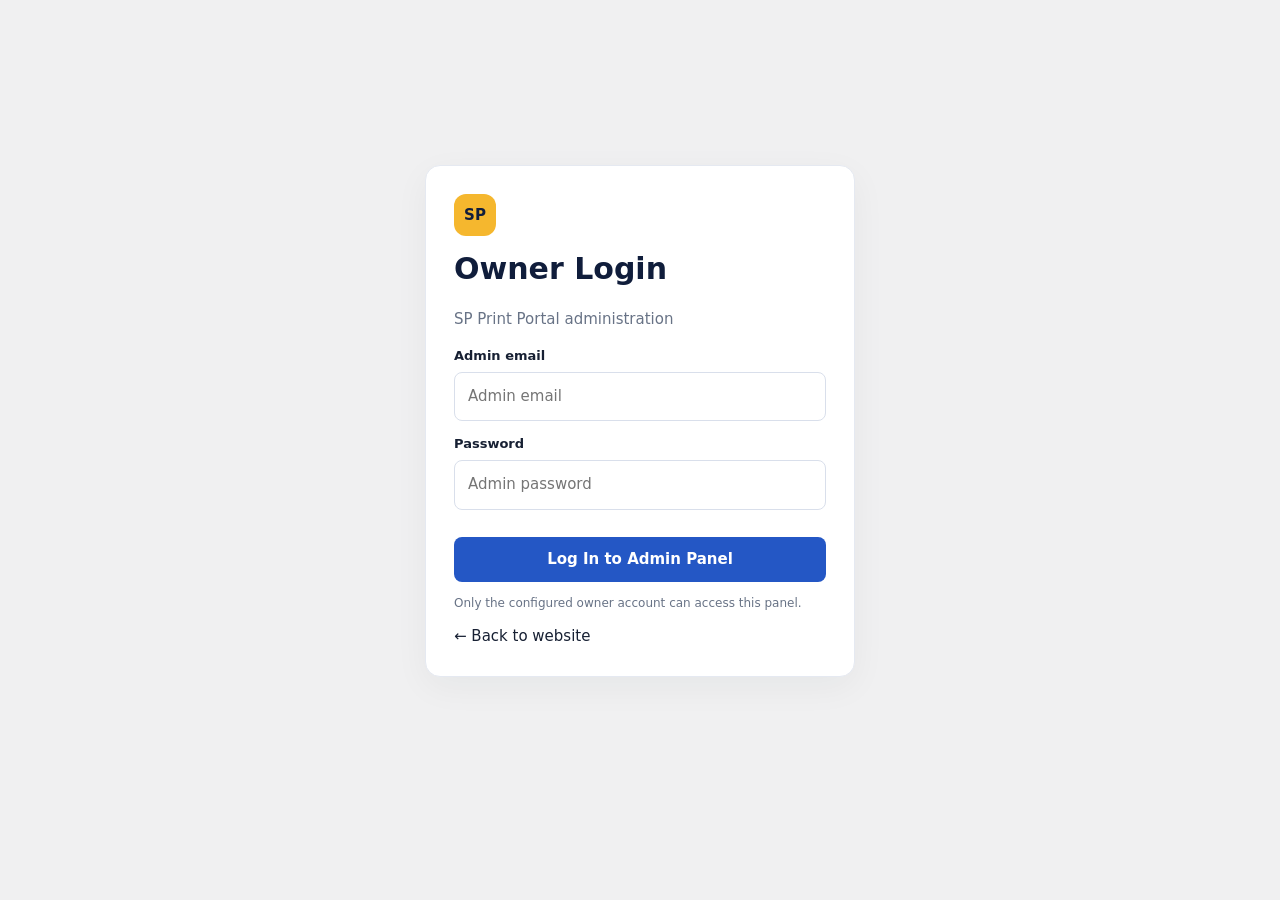
<file: admin.html>
<!doctype html><html lang="en"><head><meta charset="utf-8"><meta name="viewport" content="width=device-width,initial-scale=1"><title>SP Print Portal — Owner Dashboard</title><link rel="stylesheet" href="portal.css"></head><body class="wp"><div id="loginView" class="login-wrap"><form id="adminLogin" class="login-card"><div class="brand-mark">SP</div><h1>Owner Login</h1><p class="muted">SP Print Portal administration</p><label>Admin email</label><input id="email" type="email" required autocomplete="username" placeholder="Admin email"><label>Password</label><input id="password" type="password" required autocomplete="current-password" placeholder="Admin password"><div id="loginError" class="error"></div><button class="primary full">Log In to Admin Panel</button><p class="muted" style="font-size:12px">Only the configured owner account can access this panel.</p><a href="index.html">← Back to website</a></form></div><div id="adminApp" hidden><header class="wpbar"><button id="menuBtn" class="hamb" aria-label="Open menu">☰</button><b>SP Print Portal <small>Owner Dashboard</small></b><div><a href="index.html" target="_blank">Visit Website</a><button id="logout">Log Out</button></div></header><aside class="sidebar" id="sidebar"><div class="side-brand">SP <span>PRINT PORTAL</span></div><button data-view="dashboard" class="active">▦ Dashboard</button><button data-view="orders">▤ Print Requests</button><button data-view="customers">♙ Customers</button><button data-view="pages">▧ Website Pages</button><button data-view="services">✚ Services</button><button data-view="media">▣ Media Library</button><button data-view="settings">⚙ Settings</button></aside><main class="admin-main" id="adminMain"></main></div><script src="portal.js"></script></body></html>
</file>
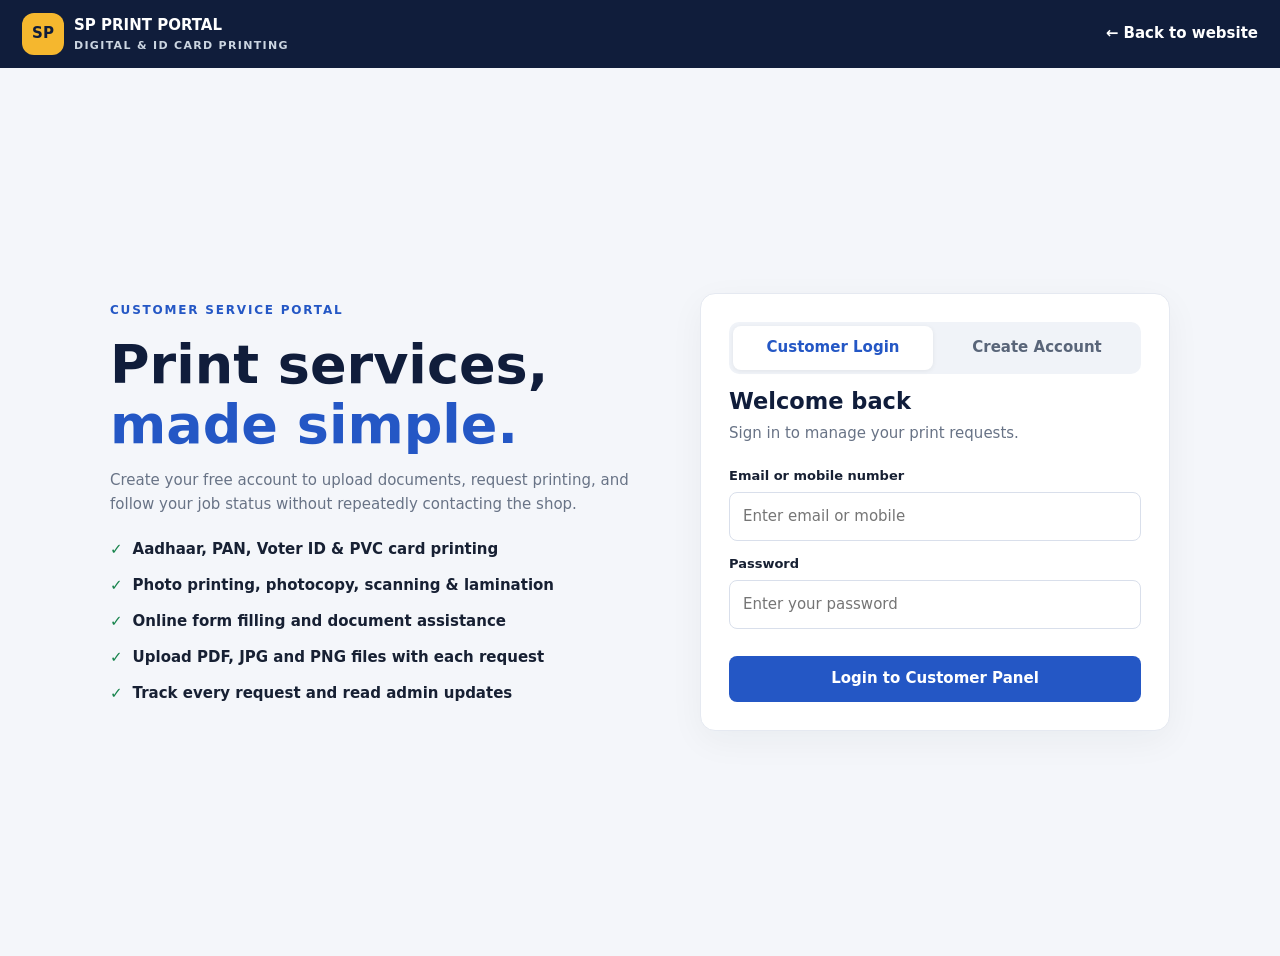
<file: customer.html>
<!doctype html><html lang="en"><head><meta charset="utf-8"><meta name="viewport" content="width=device-width,initial-scale=1"><title>Customer Login — SP Print Portal</title><link rel="stylesheet" href="portal.css"></head><body><header class="auth-header"><a class="brand" href="index.html"><span class="brand-mark">SP</span><span>SP PRINT PORTAL<small>DIGITAL & ID CARD PRINTING</small></span></a><a href="index.html">← Back to website</a></header><main class="auth-shell" id="authShell"><section class="auth-intro"><span class="eyebrow">CUSTOMER SERVICE PORTAL</span><h1>Print services, <em>made simple.</em></h1><p>Create your free account to upload documents, request printing, and follow your job status without repeatedly contacting the shop.</p><ul><li>Aadhaar, PAN, Voter ID & PVC card printing</li><li>Photo printing, photocopy, scanning & lamination</li><li>Online form filling and document assistance</li><li>Upload PDF, JPG and PNG files with each request</li><li>Track every request and read admin updates</li></ul></section><section class="auth-card"><div class="tabs"><button class="tab active" data-tab="login">Customer Login</button><button class="tab" data-tab="register">Create Account</button></div><form id="customerLogin"><h2>Welcome back</h2><p>Sign in to manage your print requests.</p><label>Email or mobile number</label><input id="loginIdentity" required autocomplete="username" placeholder="Enter email or mobile"><label>Password</label><input id="loginPassword" type="password" required autocomplete="current-password" placeholder="Enter your password"><div id="authError" class="error"></div><button class="primary full">Login to Customer Panel</button></form><form id="customerRegister" hidden><h2>Create customer account</h2><p>Registration is open to all customers.</p><label>Full name</label><input name="name" required placeholder="Your full name"><label>Mobile number</label><input name="phone" required inputmode="tel" placeholder="10-digit mobile number"><label>Email address</label><input name="email" type="email" required placeholder="you@example.com"><label>Address</label><textarea name="address" rows="2" placeholder="Village, town, district"></textarea><label>Create password</label><input name="password" type="password" minlength="6" required placeholder="At least 6 characters"><div id="registerError" class="error"></div><button class="primary full">Register & Open Customer Panel</button></form></section></main><section id="customerDashboard" class="dashboard-wrap" hidden></section><script src="portal.js"></script></body></html>
</file>
<file: portal.css>
:root{--navy:#101d3b;--blue:#2457c5;--gold:#f5b72e;--bg:#f4f6fa;--line:#e5e9f1;--muted:#687386;--green:#16834b}*{box-sizing:border-box}body{margin:0;font:15px/1.55 Inter,system-ui,Arial,sans-serif;color:#172033;background:var(--bg)}a{color:inherit;text-decoration:none}button,input,select,textarea{font:inherit}button{cursor:pointer}.auth-header,.wpbar{background:var(--navy);color:#fff;display:flex;align-items:center;justify-content:space-between;padding:13px 22px;gap:16px}.brand{display:flex;align-items:center;gap:10px;font-weight:800}.brand-mark{display:grid;place-items:center;width:42px;height:42px;border-radius:12px;background:var(--gold);color:var(--navy);font-weight:900}.brand small{display:block;color:#cbd5e1;font-size:11px;letter-spacing:.12em}.auth-header>a:last-child{font-weight:700;color:#fff}.auth-shell{max-width:1100px;margin:44px auto;padding:0 20px;display:grid;grid-template-columns:1fr 470px;gap:50px;align-items:center;min-height:calc(100vh - 100px)}.auth-intro .eyebrow{color:var(--blue);font-size:12px;font-weight:800;letter-spacing:.15em}.auth-intro h1{font-size:clamp(34px,5vw,54px);line-height:1.1;color:var(--navy);margin:14px 0}.auth-intro h1 em{color:var(--blue);font-style:normal}.auth-intro p{color:var(--muted);max-width:540px}.auth-intro ul{padding:0;list-style:none;line-height:2.4;font-weight:600}.auth-intro li:before{content:'✓';color:var(--green);font-weight:900;margin-right:10px}.auth-card,.login-card,.panel{background:#fff;border:1px solid var(--line);border-radius:15px;padding:28px;box-shadow:0 10px 35px #1720330c}.auth-card h2,.login-card h1{margin:10px 0 4px;color:var(--navy)}.auth-card p{color:var(--muted);margin:0 0 20px}.tabs{display:flex;background:#f0f3f8;border-radius:10px;padding:4px;gap:4px}.tab{border:0;background:transparent;padding:10px;flex:1;border-radius:8px;font-weight:700;color:#596579}.tab.active{background:#fff;color:var(--blue);box-shadow:0 1px 5px #0001}label{display:block;font-size:13px;font-weight:700;margin:13px 0 6px}input,select,textarea{width:100%;padding:12px 13px;border:1px solid #d9dfeb;border-radius:8px;background:#fff;outline:none}input:focus,select:focus,textarea:focus{border-color:var(--blue);box-shadow:0 0 0 3px #2457c51a}textarea{resize:vertical}.primary,.secondary,.danger{border:0;border-radius:8px;padding:11px 15px;font-weight:750;display:inline-flex;align-items:center;justify-content:center;gap:6px}.primary{background:var(--blue);color:#fff}.secondary{background:#edf1f8;color:#26344f}.danger{background:#fff0f0;color:#b42318}.full{width:100%;margin-top:18px}.error{color:#b42318;font-size:13px;margin-top:9px}.muted{color:var(--muted)}.customer-head{background:#fff;border-bottom:1px solid var(--line);padding:12px 22px;display:flex;justify-content:space-between;align-items:center}.customer-head>a:first-child{display:flex;align-items:center;gap:10px}.customer-head small{display:block;color:var(--muted)}.dashboard-wrap{max-width:1180px;margin:30px auto;padding:0 18px}.customer-top{display:flex;justify-content:space-between;align-items:center;gap:12px;margin-bottom:18px}.dash-grid{display:grid;grid-template-columns:repeat(3,1fr);gap:14px;margin:18px 0}.stat{background:#fff;border:1px solid var(--line);border-radius:12px;padding:18px}.stat span{display:block;color:var(--muted);font-size:13px}.stat strong{font-size:27px;color:var(--navy)}.form-grid{display:grid;grid-template-columns:1fr 1fr;gap:0 14px}.form-grid .wide{grid-column:1/-1}.table-wrap{overflow:auto}table{width:100%;border-collapse:collapse;min-width:650px}th,td{text-align:left;padding:12px;border-bottom:1px solid var(--line);font-size:13px}th{background:#f7f8fb;color:#536078}.status{display:inline-block;border-radius:30px;padding:4px 9px;background:#fff4d8;color:#8a5b00;font-size:11px;font-weight:800}.status.completed{background:#e4f6ec;color:#147443}.status.processing{background:#e9f0ff;color:#2457c5}.wp{background:#f0f0f1}.wpbar{height:58px;position:sticky;top:0;z-index:20;padding:0 18px}.wpbar a,.wpbar button{color:#fff;background:none;border:0;font-size:13px}.wpbar small{color:#c7d2e2;font-weight:500}.hamb{font-size:23px!important;display:none}.sidebar{position:fixed;top:58px;bottom:0;left:0;width:235px;background:#1d2327;color:#d5d9dd;padding:16px 10px;overflow:auto;z-index:30}.side-brand{padding:12px 12px 22px;font-size:20px;font-weight:900;color:#fff}.side-brand span{font-size:12px;display:block;color:#a7aaad;letter-spacing:.12em}.sidebar button{display:block;width:100%;text-align:left;background:transparent;border:0;color:#d5d9dd;padding:12px;border-radius:5px;margin:2px 0}.sidebar button:hover,.sidebar button.active{background:#2c3338;color:#72aee6}.admin-main{margin-left:235px;padding:28px;max-width:1500px}.page-head{display:flex;align-items:center;justify-content:space-between;gap:12px;margin-bottom:20px}.page-head h1{margin:0;font-size:26px;color:#1d2327}.stats{display:grid;grid-template-columns:repeat(4,1fr);gap:14px;margin-bottom:20px}.notice{padding:14px;background:#eaf2ff;border-left:4px solid var(--blue);margin-top:18px;border-radius:6px}.media-grid{display:grid;grid-template-columns:repeat(auto-fill,minmax(150px,1fr));gap:14px}.media-card{border:1px solid var(--line);border-radius:9px;padding:9px}.media-card img{width:100%;height:115px;object-fit:cover;border-radius:6px}.media-card small{display:block;overflow-wrap:anywhere;margin:6px}.login-wrap{min-height:calc(100vh - 58px);display:grid;place-items:center;padding:24px}.login-card{width:min(430px,100%)}[hidden]{display:none!important}@media(max-width:800px){.auth-shell{grid-template-columns:1fr;gap:18px;margin:20px auto}.auth-intro{padding:0 5px}.auth-intro h1{font-size:36px}.auth-card{padding:20px}.sidebar{transform:translateX(-100%);transition:transform .22s}.sidebar.open{transform:translateX(0);box-shadow:8px 0 30px #0003}.admin-main{margin-left:0;padding:18px 12px}.hamb{display:block}.stats{grid-template-columns:repeat(2,1fr)}.dash-grid{grid-template-columns:1fr}.customer-top{align-items:flex-start;flex-direction:column}.wpbar{padding:0 12px}.wpbar>div{display:flex;gap:8px}.form-grid{grid-template-columns:1fr}.form-grid .wide{grid-column:auto}}@media(max-width:480px){.auth-header{padding:10px 13px}.customer-head{padding:10px 13px}.auth-intro ul{font-size:13px}.stats{gap:8px}.stat{padding:12px}.stat strong{font-size:22px}}
/* Customer workspace — WordPress-style app shell */
.customer-app{min-height:100vh;background:#f0f2f5;display:flex}.customer-sidebar{position:fixed;inset:0 auto 0 0;width:250px;background:#1d2327;color:#d5d9dd;padding:14px 12px;display:flex;flex-direction:column;z-index:40;overflow:auto}.customer-side-brand{display:flex;align-items:center;gap:11px;padding:10px 9px 25px;color:#fff}.customer-side-brand>b{width:43px;height:43px;border-radius:10px;background:#f5b72e;color:#101d3b;display:grid;place-items:center;font-size:18px}.customer-side-brand span{font-weight:850;letter-spacing:.04em}.customer-side-brand small{display:block;color:#a7aaad;font-size:11px;font-weight:500;letter-spacing:0}.customer-sidebar>button{display:flex;align-items:center;gap:13px;border:0;background:transparent;color:#d5d9dd;text-align:left;padding:13px 12px;border-radius:6px;margin:2px 0;font-size:17px}.customer-sidebar>button span{font-size:13px;font-weight:650}.customer-sidebar>button:hover,.customer-sidebar>button.active{background:#2c3338;color:#72aee6}.customer-side-foot{margin-top:auto;padding:18px 8px 6px;border-top:1px solid #3b4146;display:grid;gap:10px}.customer-side-foot a,.customer-side-foot button{border:0;background:transparent;color:#c3c4c7;text-align:left;padding:8px;font-size:13px}.customer-side-foot button{color:#ffb4b4}.customer-main{margin-left:250px;min-width:0;flex:1}.customer-toolbar{height:65px;background:#fff;border-bottom:1px solid #dcdcde;display:flex;align-items:center;gap:14px;padding:0 28px;position:sticky;top:0;z-index:25}.customer-toolbar>div:nth-child(2){display:grid;line-height:1.25}.customer-toolbar small{font-size:11px;color:#72777c;margin-top:4px}.toolbar-user{margin-left:auto;display:flex;align-items:center;gap:10px;font-size:13px}.toolbar-user b{background:#edf1f8;color:#2457c5;border-radius:30px;padding:6px 9px;font-size:11px}.customer-menu{display:none;border:0;background:#edf1f8;border-radius:7px;padding:8px 11px;font-size:18px}.customer-content{padding:28px;max-width:1500px;margin:auto}.customer-welcome{display:flex;align-items:center;justify-content:space-between;gap:18px;margin-bottom:22px}.customer-welcome h1,.customer-page-title h1{margin:5px 0;color:#1d2327;font-size:29px}.customer-welcome p,.customer-page-title p{margin:5px 0;color:#646970}.customer-stats{display:grid;grid-template-columns:repeat(4,1fr);gap:15px;margin-bottom:22px}.customer-stat{background:#fff;border:1px solid #dcdcde;border-radius:9px;padding:17px 19px;box-shadow:0 1px 2px #00000008}.customer-stat span{display:block;color:#646970;font-size:12px;font-weight:650}.customer-stat b{display:block;color:#1d2327;font-size:30px;line-height:1.3;margin:5px 0}.customer-stat small{color:#8c8f94;font-size:11px}.customer-columns{display:grid;grid-template-columns:minmax(0,1.7fr) minmax(260px,1fr);gap:18px;align-items:start}.customer-box{background:#fff;border:1px solid #dcdcde;border-radius:9px;padding:22px;margin-bottom:17px;box-shadow:0 1px 2px #00000008}.customer-box h2{font-size:18px;margin:0;color:#1d2327}.customer-box>p,.box-heading p{color:#646970;font-size:13px;margin:4px 0 16px}.box-heading{display:flex;align-items:center;justify-content:space-between;gap:10px;margin-bottom:15px}.quick-services{display:grid;grid-template-columns:1fr 1fr;gap:8px}.quick-services button{background:#f6f7f7;border:1px solid #dcdcde;border-radius:6px;padding:11px;text-align:left;font-size:12px;color:#2c3338}.quick-services button b{float:right;color:#2271b1}.help-card{background:#eff6fc;border-left:4px solid #2271b1;padding:14px;margin-top:18px;border-radius:5px}.help-card p{font-size:12px;color:#646970;margin:5px 0}.help-card a{color:#135e96;font-weight:750;font-size:12px}.customer-page-title{margin:2px 0 22px}.customer-page-title h1{font-size:27px}.work-card{border:1px solid #e2e4e7;border-radius:8px;padding:16px;margin:12px 0;background:#fff}.work-card-top{display:flex;justify-content:space-between;gap:10px;align-items:flex-start}.work-card-top small{font-size:11px;color:#8c8f94}.work-card h3{margin:4px 0;font-size:16px;color:#1d2327}.work-card>p{font-size:13px;color:#646970;white-space:pre-wrap}.progress-line{height:7px;border-radius:20px;background:#edf0f3;overflow:hidden}.progress-line span{height:100%;display:block;background:#2271b1;border-radius:20px}.progress-meta{display:flex;justify-content:space-between;gap:10px;margin-top:7px;font-size:11px;color:#646970}.progress-meta b{color:#2271b1}.work-card-actions{display:flex;gap:8px;flex-wrap:wrap;margin-top:12px}.work-card-actions a{font-size:11px;padding:8px 10px}.empty-state{padding:28px 15px;text-align:center;color:#777;font-size:13px;background:#f8f9fa;border:1px dashed #dcdcde;border-radius:7px}.download-row{display:flex;align-items:center;justify-content:space-between;gap:14px;padding:14px 0;border-bottom:1px solid #eee}.download-row>div{display:grid;gap:4px}.download-row small{color:#777;font-size:11px}.download-row a{font-size:12px}.request-consent{display:flex;align-items:center;gap:9px;margin:15px 0}.request-consent input{width:auto}.request-consent label{margin:0;font-size:12px;font-weight:500}.tiny-note{font-size:11px;margin-top:10px}.customer-footer{padding:20px 28px;color:#8c8f94;font-size:11px;border-top:1px solid #dcdcde}.customer-footer a{color:#2271b1}.work-edit-card{max-height:92vh;overflow:auto}.work-edit-card input[type=range]{padding:0}.edit-actions{display:flex;gap:10px;margin-top:18px}.edit-actions button{flex:1}
@media(max-width:900px){.customer-sidebar{width:230px}.customer-main{margin-left:230px}.customer-content{padding:20px}.customer-stats{grid-template-columns:repeat(2,1fr)}.customer-columns{grid-template-columns:1fr}}
@media(max-width:700px){.customer-sidebar{transform:translateX(-105%);transition:transform .2s;box-shadow:none}.customer-sidebar.open{transform:translateX(0);box-shadow:8px 0 30px #0003}.customer-main{margin-left:0}.customer-toolbar{height:58px;padding:0 12px}.customer-menu{display:block}.toolbar-user span{display:none}.customer-content{padding:15px 12px}.customer-welcome{align-items:flex-start;flex-direction:column}.customer-welcome h1{font-size:24px}.customer-stats{gap:8px}.customer-stat{padding:12px}.customer-stat b{font-size:24px}.customer-box{padding:15px}.customer-page-title h1{font-size:23px}.box-heading{align-items:flex-start}.download-row{align-items:flex-start;flex-direction:column}.customer-footer{padding:15px}.quick-services{grid-template-columns:1fr 1fr}}
@media(max-width:390px){.customer-stats{grid-template-columns:1fr 1fr}.customer-stat b{font-size:21px}.quick-services{grid-template-columns:1fr}.progress-meta{flex-direction:column;gap:3px}}
.work-history{margin-top:12px;border-top:1px solid #eee;padding-top:9px;font-size:12px;color:#646970}.work-history summary{cursor:pointer;color:#2271b1;font-weight:700}.work-history p{padding:7px 0;margin:0;border-bottom:1px solid #f0f0f0}.status.ready{background:#e4f6ec;color:#147443}.status.cancelled{background:#fff0f0;color:#b42318}
</file>
